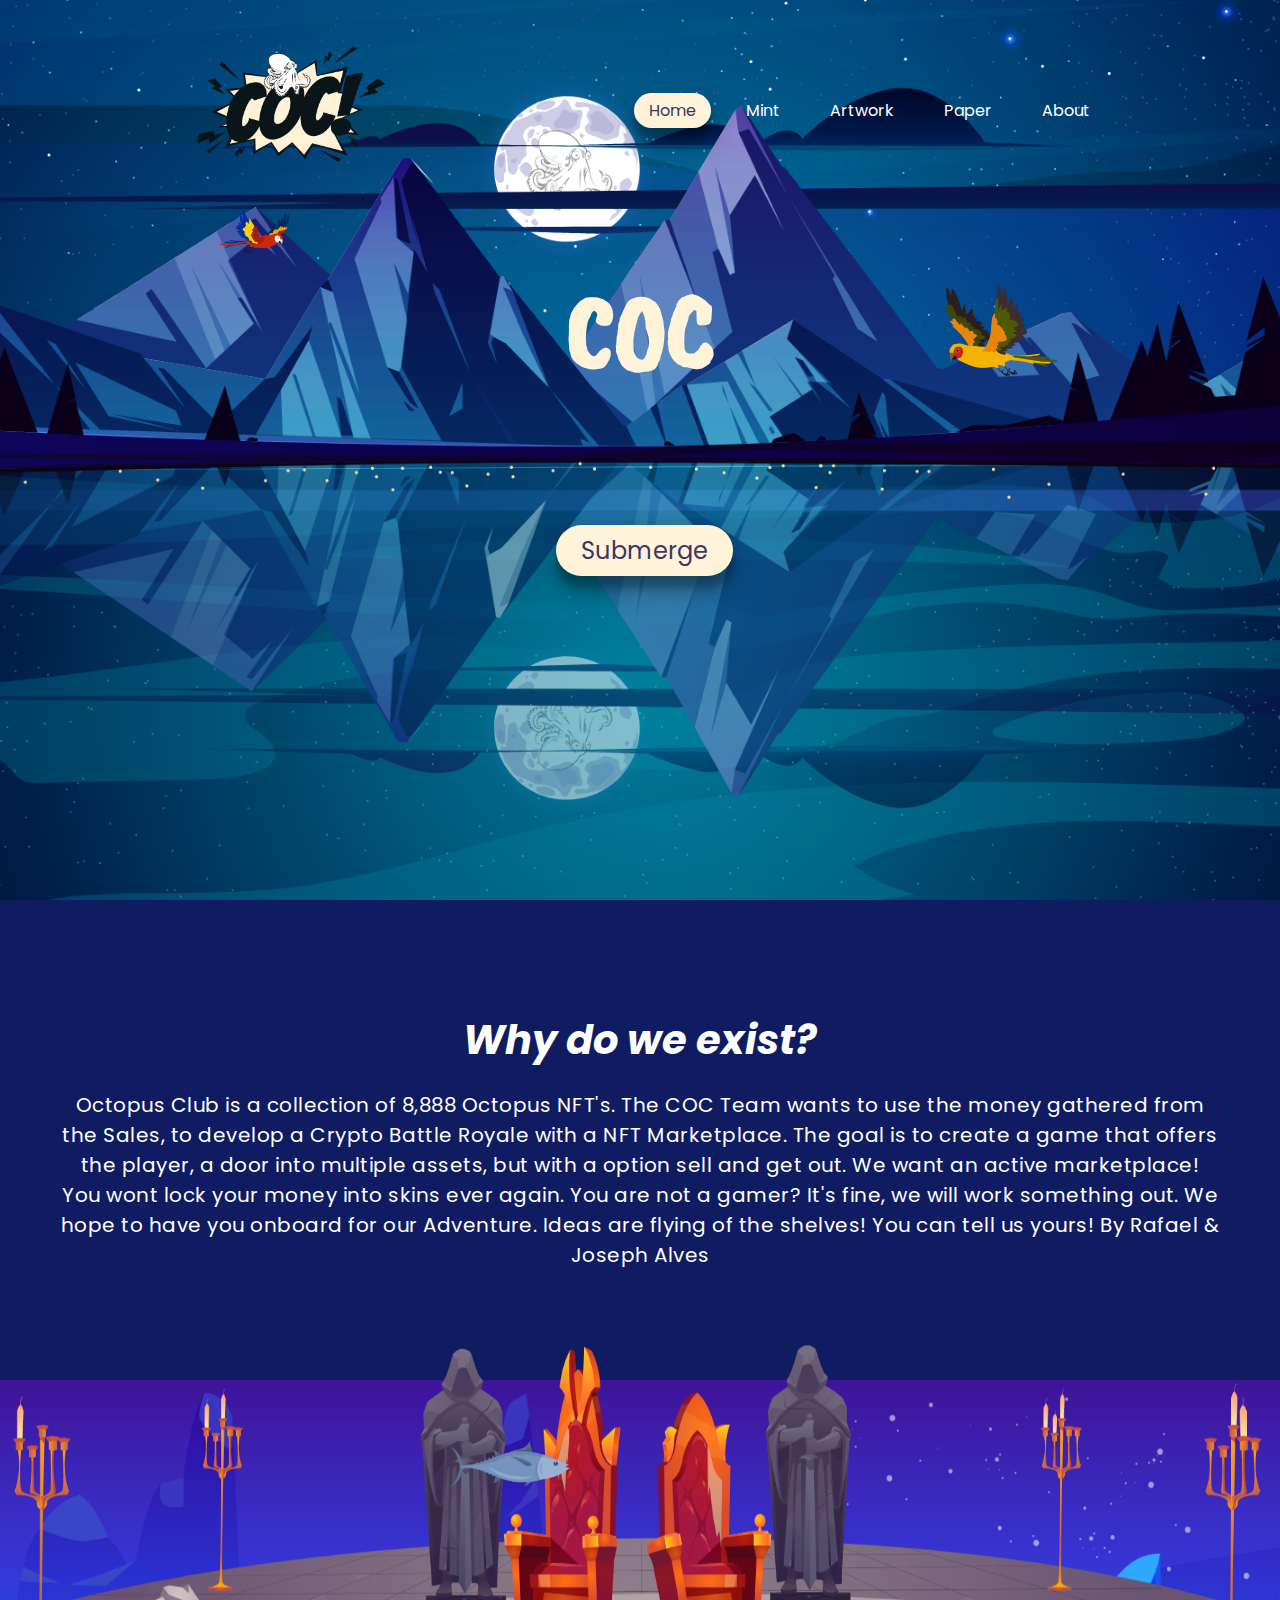
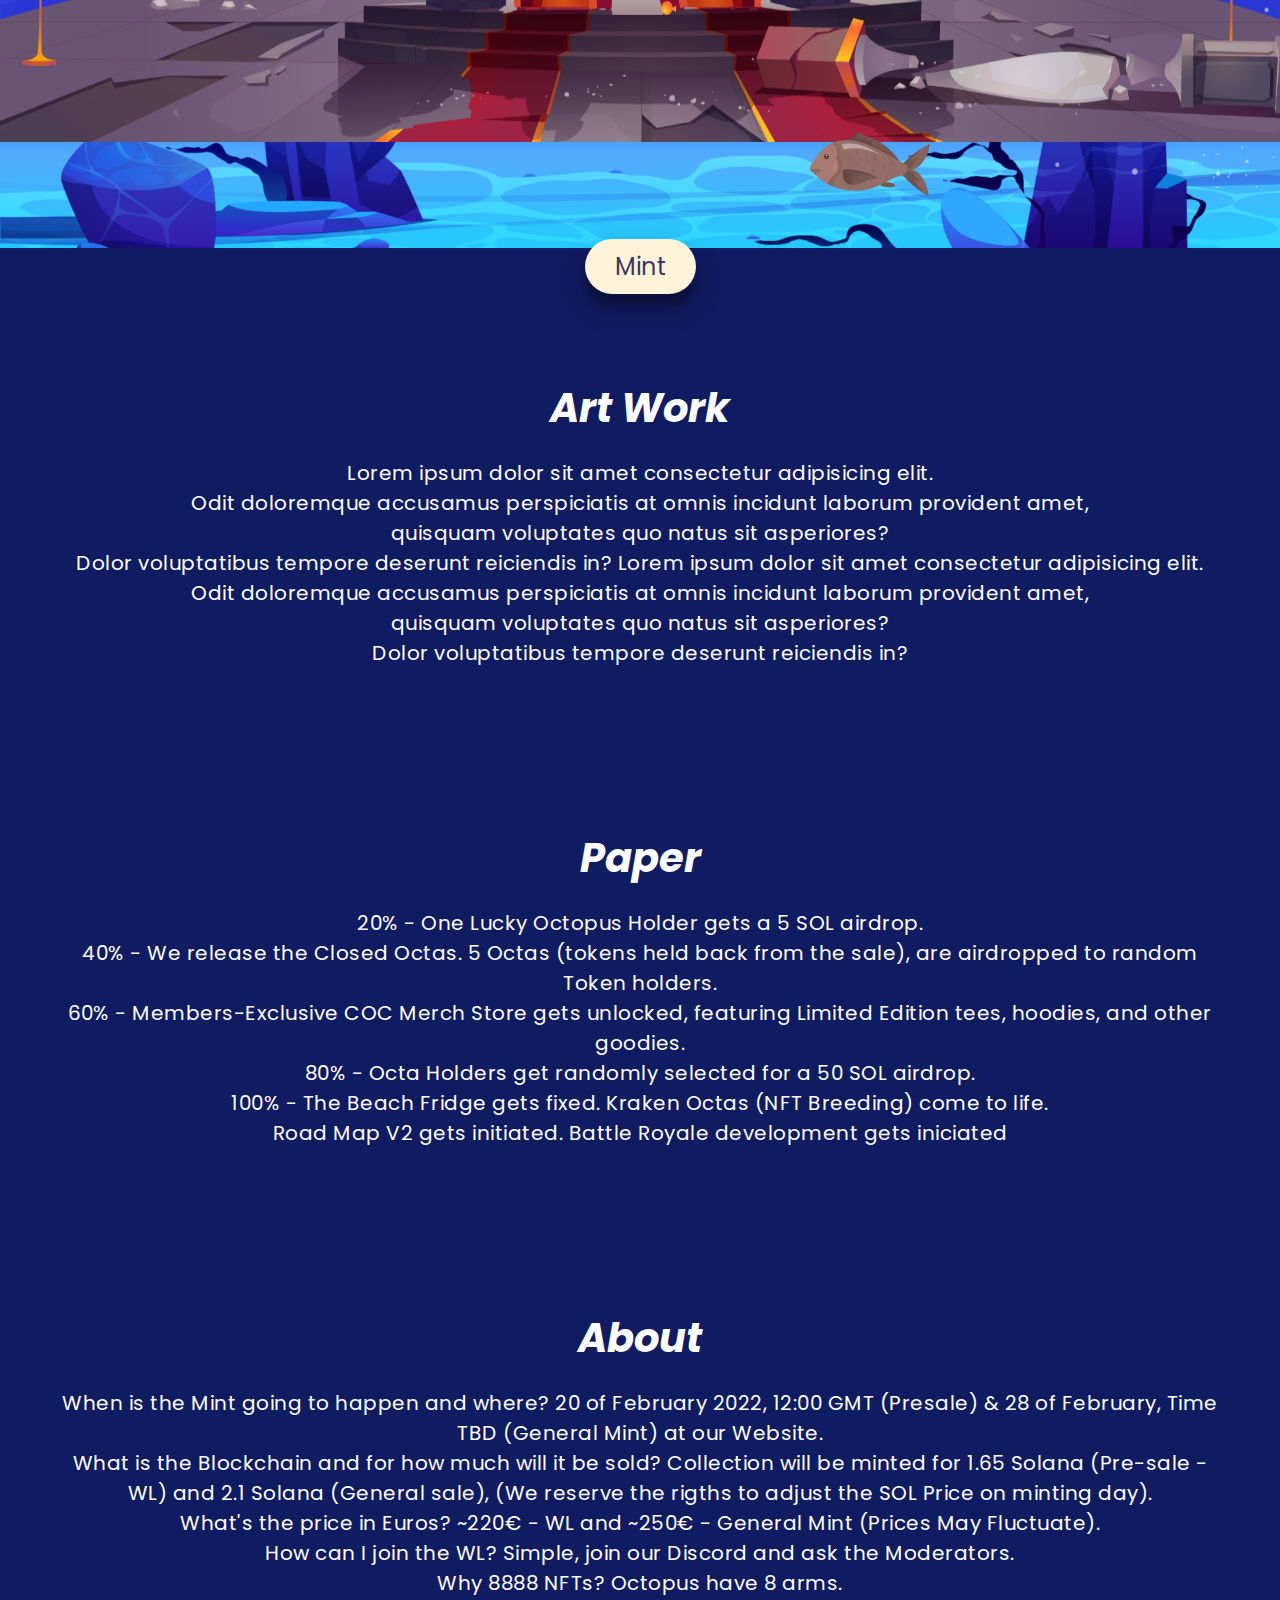
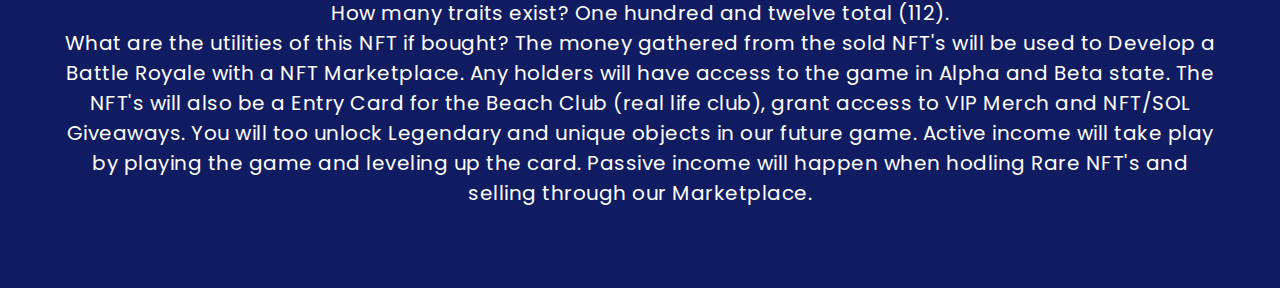
<file: home.html>
<!DOCTYPE html>
<html lang="en">
<head>
    <meta charset="UTF-8">
    <meta http-equiv="X-UA-Compatible" content="IE=edge">
    <meta name="viewport" content="width=device-width, initial-scale=1.0">
    <link rel="stylesheet" href="/CSS/home.css">
    <link rel="stylesheet" href="/CSS/slider.css">
    <link rel="Icon" href="/images/octo-brc.png">
    <script src="https://cdnjs.cloudflare.com/ajax/libs/jquery/3.6.1/jquery.min.js"></script>
    <title>Home | Cracked Octopus Club</title>
</head>
<body>
    <script src="/JS/loader.js"></script>

    <a href="index.html " style="z-index: 1;" ><img id="returnarrow" src="/images/left-arrow.png"></a>

    <header>
        <a href="index.html" style="z-index: 1" ><img class="logo" src="/images/Logo COC w Octopus.png"></a>
        <ul style="z-index: 1;">
            <li><a href="#" 
            style="box-shadow: 0 13px 26px rgba(0,0,0, 0.3), 0 12px 6px rgba(0,0,0, 0.2);" class="active">Home</a></li>
            <li><a href="#mintunder">Mint</a></li>
            <li><a href="#art">Artwork</a></li>
            <li><a href="#paper">Paper</a></li>
            <li><a href="#about">About</a></li>
        </ul>
    </header>
    <section id="lake">
        <img class="lake" src="/images/Landscape/moon.png" id="moon">
        <img class="lake" src="/images/Landscape/big mountain.png" id="big_mountain">
        <h2 id="text">COC</h2>
        <img class="lake" src="/images/Landscape/little mountain.png" id="little_mountain">
        <img class="lake" src="/images/Landscape/lake.png" id="lake">
        <h2 id="logomobile" style="height: 300px;"> <img src="/images/Logo COC w Octopus.png"></h2>
        <img class="lake" src="/images/Landscape/parrots_flying_red.png" id="parrots_flying_red">
        <a href="#sec" id="submergebtn">Submerge</a>
        <img class="lake" src="/images/Landscape/parrots_flying_yellow.png" id="parrots_flying_yellow">
    </section>
    <div class="sec" id="sec">
        <h2 style="padding-top: 30px;">Why do we exist?</h2>
        <p style="padding-bottom: 30px;"> Octopus Club is a collection of 8,888 Octopus NFT's.
The COC Team wants to use the money gathered from the Sales,
to develop a Crypto Battle Royale with a NFT Marketplace.
The goal is to create a game that offers the player, a door into multiple assets, but with a option sell and get out. We want an active marketplace! You wont lock your money into skins ever again. You are not a gamer? It's fine, we will work something out. We hope to have you onboard for our Adventure. Ideas are flying of the shelves! You can tell us yours! By Rafael & Joseph Alves
       
    </div>
    <section id="mintunder">
        <img class="water" src="/images/Landscape/backunderwater.png" id="backunderwater">
        <img class="water" src="/images/Landscape/bubbles.png" id="bubbles">
        <img class="castle" src="/images/Landscape/castle.png" id="castle">
        <a href="#" id="mintbtn">Mint</a>
        
  <!--  <section id="slider">
            <input type="radio" name="slider" id="s1" checked>
            <input type="radio" name="slider" id="s2">
            <input type="radio" name="slider" id="s3">
            <input type="radio" name="slider" id="s4">
            <input type="radio" name="slider" id="s5">
        
            <label style="height: 250px; width:250px" for="s1" id="slide1"></label>
        
            <label style="height: 250px; width:250px" for="s2" id="slide2"></label>
        
            <label style="height: 250px; width:250px" for="s3" id="slide3"></label>
        
            <label style="height: 250px; width:250px" for="s4" id="slide4"></label>
        
            <label style="height: 250px; width:250px" for="s5" id="slide5"></label>
    </section>
   -->  <img class="water" src="/images/Landscape/brownfish.png" id="brown_fish">
        <img class="water" src="/images/Landscape/bluefish.png" id="blue_fish">
    </section>
    <div class="sec" id="sec">
    
        <br>
        <h2 id="art" style="padding-top: 25px;">Art Work</h2>
        <p>Lorem ipsum dolor sit amet consectetur adipisicing elit.<br> 
            Odit doloremque accusamus perspiciatis at omnis incidunt laborum provident amet,<br> 
             quisquam voluptates quo natus sit asperiores?<br>
              Dolor voluptatibus tempore deserunt reiciendis in?
               Lorem ipsum dolor sit amet consectetur adipisicing elit.<br> 
                Odit doloremque accusamus perspiciatis at omnis incidunt laborum provident amet,<br> 
                 quisquam voluptates quo natus sit asperiores?<br>
                  Dolor voluptatibus tempore deserunt reiciendis in?</p>
    </div>
    
    </div>

    <div class="sec" id="sec">
    
        <h2 id="paper">Paper</h2>
        <p>20% - One Lucky Octopus Holder
            gets a 5 SOL airdrop.
        <br>
            40% - We release the Closed Octas.
            5 Octas (tokens held back
            from the sale), are airdropped
            to random Token holders.
        <br> 
            60% - Members-Exclusive COC
            Merch Store gets unlocked,
            featuring Limited Edition tees,
            hoodies, and other goodies.
        <br>
            80% - Octa Holders get randomly
            selected for a 50 SOL airdrop.
        <br> 
            100% - The Beach Fridge gets
            fixed. Kraken Octas (NFT
            Breeding) come to life.
        <br>
            Road Map V2 gets initiated.
            Battle Royale development
            gets iniciated</p>
    </div>

    <div class="sec" id="sec">
    
        <h2 id="about">About</h2>
        <p>When is the Mint going to happen and where?
            20 of February 2022, 12:00 GMT (Presale) & 28 of February, Time TBD (General Mint) at our Website.
        <br>
            What is the Blockchain and for how much will it be sold?
            Collection will be minted for 1.65 Solana (Pre-sale - WL) and 2.1 Solana (General sale), (We reserve the rigths to adjust the SOL Price on minting day).
            <br>
            What's the price in Euros?
            ~220€ - WL and ~250€ - General Mint (Prices May Fluctuate).
            <br>
            How can I join the WL?
            Simple, join our Discord and ask the Moderators.
            <br>
            Why 8888 NFTs?
            Octopus have 8 arms.
            <br>
            How many traits exist? 
            One hundred and twelve total (112).
            <br>
            What are the utilities of this NFT if bought?
            The money gathered from the sold NFT's will be used to Develop a Battle Royale with a NFT Marketplace.
            Any holders will have access to the game in Alpha and Beta state.
            The NFT's will also be a Entry Card for the Beach Club (real life club), grant access to VIP Merch and NFT/SOL Giveaways.
            You will too unlock Legendary and unique objects in our future game.
            Active income will take play by playing the game and leveling up the card.
            Passive income will happen when hodling Rare NFT's and selling through our Marketplace.</p>

    </div>

<script>
    let submergebtn = document.getElementById('submergebtn');
    let parrots_flying_red = document.getElementById('parrots_flying_red')
    let parrots_flying_yellow = document.getElementById('parrots_flying_yellow');
    let big_mountain = document.getElementById('big_mountain');
    let little_mountain = document.getElementById('little_mountain');
    let moon = document.getElementById('moon');
    let header = document.getElementById('header');

    window.addEventListener('scroll', function(){
    let value = window.scrollY;
    submergebtn.style.top = value * (0.10) + 'px';
    big_mountain.style.top = value * 0.20 + 'px';
    little_mountain.style.top = value * 0.05 + 'px';
    moon.style.top = value * 0.25 + 'px';
    parrots_flying_red.style.left = value * 0.25 + 'px';
    parrots_flying_yellow.style.left = value * (-0.25) + 'px';
    
})
</script>
<script>
    let bubbles = document.getElementById('bubbles');
    let castle = document.getElementById('castle');
    let brown_fish = document.getElementById('brown_fish');
    let blue_fish = document.getElementById('blue_fish');

    window.addEventListener('scroll', function(){
    let value = window.scrollY;
    bubbles.style.left = value * (-0.20) + 'px';
    castle.style.top = value * (0.10) + 'px';
    brown_fish.style.left = value * (-0.15) + 'px';
    blue_fish.style.left = value * (0.15) + 'px';
})
</script>

<div style="z-index: 2;" class="loader-wrapper">
    <span class="loader"><img style="display: block; height: auto; width: 150px;" src="/images/octo-prt.png"></div>
        <p class="loading"> Loading...</p>
</body>
</html>
</file>
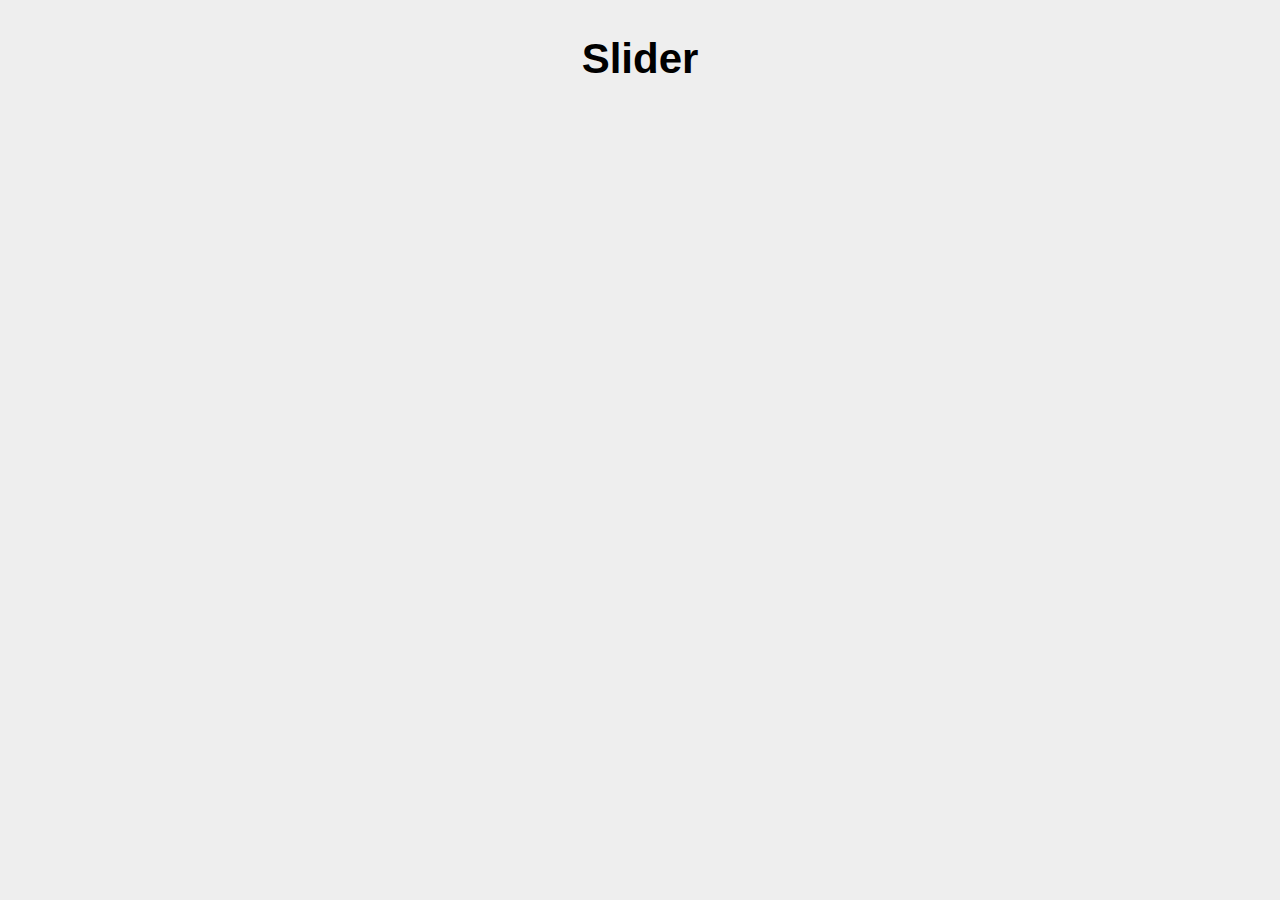
<file: slider.html>
<!DOCTYPE html>
<html lang="en">
<head>
    <meta charset="UTF-8">
    <meta http-equiv="X-UA-Compatible" content="IE=edge">
    <link rel="stylesheet" href="/CSS/slider.css">
    <meta name="viewport" content="width=device-width, initial-scale=1.0">
    <title>slider</title>
</head>

<body>
<h2 style="text-align: center; font-size: 42px"> Slider </h2>

<br>

<section id="slider">
    <input type="radio" name="slider" id="s1" checked>
    <input type="radio" name="slider" id="s2">
    <input type="radio" name="slider" id="s3">
    <input type="radio" name="slider" id="s4">
    <input type="radio" name="slider" id="s5">

    <label for="s1" id="slide1"></label>

    <label for="s2" id="slide2"></label>

    <label for="s3" id="slide3"></label>

    <label for="s4" id="slide4"></label>

    <label for="s5" id="slide5"></label>
</section>


</body>
</html>
</file>
<file: CSS/home.css>
@import url('https://fonts.googleapis.com/css2?family=Caveat+Brush&family=Poppins:wght@300;800&family=Special+Elite&display=swap');
*{
  margin: 0;
  padding: 0;
  box-sizing: border-box;
  font-family: 'Poppins', sans-serif;
  scroll-behavior: smooth;
}

html, body{
  width: 100%;
  min-height: 100vh;
  background: linear-gradient(#513dbf,#75befa);
  overflow-x: hidden;
}

header {
  position: absolute;
  top: 0;
  left: 0;
  width: 100%;
  padding: 30px 70px;
  display: flex;
  justify-content: space-around;
  align-items: center;
}

header .logo {
  color: #fff;
  width: 230px;
  text-decoration: none;
  text-transform: uppercase;
  letter-spacing: 2px;
  position: relative;
}

header ul {
  display: flex;
  justify-content: center;
  align-items: center;
} 

header ul li {
  list-style: none;
  margin-left: 20px;
}

header ul li a {
  text-decoration: none;
  padding: 6px 15px;
  color: #fff;
  border-radius:3em;
}

header ul li a:hover, header ul li a.active {
  background: rgb(255, 243, 218);
  color: #3d375f;
}

#returnarrow {
  position: absolute;
  height: 30px;
  z-index: 1;
  transform: translate(20px, 30px);
}

section {
  position: relative;
  width: 100%;
  height: 100vh;
  padding: 100px;
  top: 0;
  left: 0;
  display: flex;
  align-items: center;
  display: flex;
  justify-content: center;
}

#mintunder{
  position: relative;
  width: 100%;
  height: 52vh;
  padding: 100px;
  top: 0;
  left: 0;
  display: flex;
  display: flex;
  justify-content: center;
}

.lake {
  position: absolute;
  top: 0;
  left: 0;
  width: 100%;
  height: 100%;
  object-fit: cover;
}

.water {
  position: absolute;
  top: 0;
  left: 0;
  width: 100%;
  height: 100%;
  object-fit: cover;
}

.castle {
  position: absolute;
  top: 0;
  left: 0;
  width: 100%;
  height: 150%;
  object-fit: cover;
  transform: translateY(-340px);
}

section img {
  top: 0;
  left: 0;
  height: 100%;
  object-fit: cover;
}

#text{
  font-family: Caveat Brush;
  position: absolute;
  color: rgb(255, 243, 218);
  white-space: nowrap;
  font-size: 8.5vw;
  transform: translateY(-120px);
}

#logomobile{
  position: absolute;
  color: #fff;
  white-space: nowrap;
  transform: translateY(-120px);
}

#parrots_flying_red {
  width: 70px;
  height: auto;
  display: flex;
  margin: 0 auto;
  position: relative;
  transform: translateY(-220px);
}

#submergebtn {
  display: flex;
  position: relative;
  margin: 0 auto;
  text-decoration: none;
  padding: 8px 25px;
  border-radius: 40px;
  background: rgb(255, 243, 218);
  color: #3d375f;
  font-size: 1.5em;
  z-index: 1;
  transform: translate(30px, 100px);
  box-shadow: 0 13px 26px rgba(0,0,0, 0.3), 0 12px 6px rgba(0,0,0, 0.2);

}

#mintbtn {
  display: flex;
  position: absolute;
  margin: 0 auto;
  text-decoration: none;
  padding: 10px 30px;
  border-radius: 40px;
  background: rgb(255, 243, 218);
  color: #3d375f;
  font-size: 1.5em;
  z-index: 1;
  transform: translate(0px, 252px);
  box-shadow: 0 13px 26px rgba(0,0,0, 0.3), 0 12px 6px rgba(0,0,0, 0.2);

}

#morebtn {
  width: 100px;
  height: 50px;
  font-size: 2cm;
  display: flex;
  position: relative;
  align-items: center;
  justify-content: center;
  margin: 0 auto;
  text-decoration: none;
  padding: 10px 30px;
  border-radius: 40px;
  background: rgb(255, 243, 218);
  color: #3d375f;
  font-size: 1.4em;
  margin-top: 100px;
  margin-bottom: 35px;
  box-shadow: 0 13px 26px rgba(0,0,0, 0.3), 0 12px 6px rgba(0,0,0, 0.2);
}

#parrots_flying_yellow {
  width: 120px;
  height: auto;
  display: flex;
  margin: 0 auto;
  position: relative;
  transform: translateY(-120px) rotateY(180deg);
}

#blue_fish {
  width: 120px;
  height: auto;
  display: flex;
  margin: 0 auto;
  position: relative;
  transform: translate(-400px, -150px) rotateY(180deg);
}

#brown_fish {
  width: 120px;
  height: auto;
  display: flex;
  margin: 0 auto;  
  position: relative;
  transform: translate(500px, 150px) rotateY(180deg);
}

#bubbles {
  transform: translate(450px, -60px) rotateX(180deg);
}

.sec {
  position: relative;
  padding-top: 80px;
  padding-bottom: 80px;
  padding-left: 60px;
  padding-right: 60px;
  background-color: rgb(16, 28, 97);
}

.sec h2 {
  font-size: 2.5em;
  margin-bottom: 20px;
  color: #fff;
  font-style: italic;
  text-align: center;
}

.sec p {
  font-size: 1.25em;
  color: #fff;
  text-align: center;
  margin: 0 auto;
  height: auto;
  letter-spacing: 0.5px;
} 

p.loading {
  display: flex;
  justify-content: center;
  transform: translate(0px, 597px); 
  font-family: Special Elite;
  font-style: normal;
  font-size: 30px;
  color: rgb(208, 220, 255);
}

.button {
  display: block;
}

.button:hover {
  transform: translateY(2px);
}

.button:active {
  transform: translateY(1px);
}

.loader-wrapper {
  width: 100%;
  height: 100%;
  position: absolute;
  top: 0;
  left: 0;
  background-color: #242f3f;
  display: flex;
  justify-content: center;
  align-items: center;
}

.loader {
  display: flex;
  justify-content: center;
  align-items: center;
  background: url('/images/octo-brc.png');
  width: 0%;
  animation: loader 2s infinite ease-in;
}

@keyframes loader {
    0% {
      transform: rotate(36deg);
    }
    
    10% {
      transform: rotate(72deg);
    }
    
    20% {
      transform: rotate(108deg);
    }
    
    30% {
      transform: rotate(144deg);
    }
    
    40% {
      transform: rotate(180deg);
    }
    
    50% {
      transform: rotate(216deg);
    }
    
    60% {
      transform: rotate(252deg);
    }
    
    70% {
      transform: rotate(288deg);
    }
    
    80% {
      transform: rotate(324deg);
    }
    
    90% {
      transform: rotate(360deg)
    }

    100% {
      transform: rotate(396deg)
    } 
}

@media (min-width: 925px) {
  #logomobile, #returnarrow{
   display: none;
 }
}

@media (max-width: 925px) {
  header ul, header .logo, #text {
   display: none;
 }
}
</file>
<file: CSS/slider.css>
body {
    margin: 0;
    background: #EEE;
    user-select: none;
    font-family: sans-serif;
}

#slider {
    position: absolute;
    width: 100%;
    height: 20vw;
    margin: 230px auto;
    font-family: 'Helvetica Neue', sans-serif;
    perspective: 1400px;
    transform-style: preserve-3d;
}

input[type=radio] {
    position: relative;
    top: 145%;
    left: 50%;
    width: 18px;
    height: 18px;
    margin: 0 15px 0 0;
    opacity: 0.4;
    transform: translateX(-83px);
    cursor: pointer;
}

input[type=radio]:nth-child(5) {
    margin-right: 0px;
}

input[type=radio] {
    opacity: 0;
}

#slider label {
    height: auto; 
    width: auto; 
    max-width: 300px; 
    max-height: 300px;
    position: absolute;
    top: 0;
    color: white;
    font-size: 70px;
    font-weight: bold;
    border-radius: 5px;
    cursor: pointer;
    display: flex;
    align-items: center;
    justify-content: center;
    transition: transform 400ms ease;
}

#slide1 {
    background: url(/images/2623.png);
}

#slide2 {
    background: url(/images/942.png);
}

#slide3 {
    background: url(/images/5293.png);
}

#slide4 {
    background: url(/images/85.png);
}

#slide5 {
    background: url(/images/97.png);
}

#s1:checked ~ #slide1, #s2:checked ~ #slide2, #s3:checked ~ #slide3, #s4:checked ~ #slide4, #s5:checked ~ #slide5 {
    box-shadow: 0 13px 26px rgba(0,0,0, 0.3), 0 12px 6px rgba(0,0,0, 0.2);
    transform: translate3d(0%, 0, 0px);
}

 #s1:checked ~ #slide2, #s2:checked ~ #slide3, #s3:checked ~ #slide4, #s4:checked ~ #slide5, #s5:checked ~ #slide1 {
    box-shadow: 0 6px 10px rgba(0,0,0, 0.3), 0 2px 2px rgba(0,0,0, 0.2);
    transform: translate3d(15%, 0, -60px);
}

#s1:checked ~ #slide3, #s2:checked ~ #slide4, #s3:checked ~ #slide5, #s4:checked ~ #slide1, #s5:checked ~ #slide2 {
    box-shadow: 0 1px 4px rgba(0,0,0, 0.4);
    transform: translate3d(30%, 0, -170px);
}

#s1:checked ~ #slide4, #s2:checked ~ #slide5, #s3:checked ~ #slide1, #s4:checked ~ #slide2, #s5:checked ~ #slide3 {
    box-shadow: 0 1px 4px rgba(0,0,0, 0.4);
    transform: translate3d(-30%, 0, -170px);
}

#s1:checked ~ #slide5, #s2:checked ~ #slide1, #s3:checked ~ #slide2, #s4:checked ~ #slide3, #s5:checked ~ #slide4 {
    box-shadow: 0 6px 10px rgba(0,0,0, 0.3), 0 2px 2px rgba(0,0,0, 0.2);
    transform: translate3d(-15%, 0, -60px);
}
</file>
